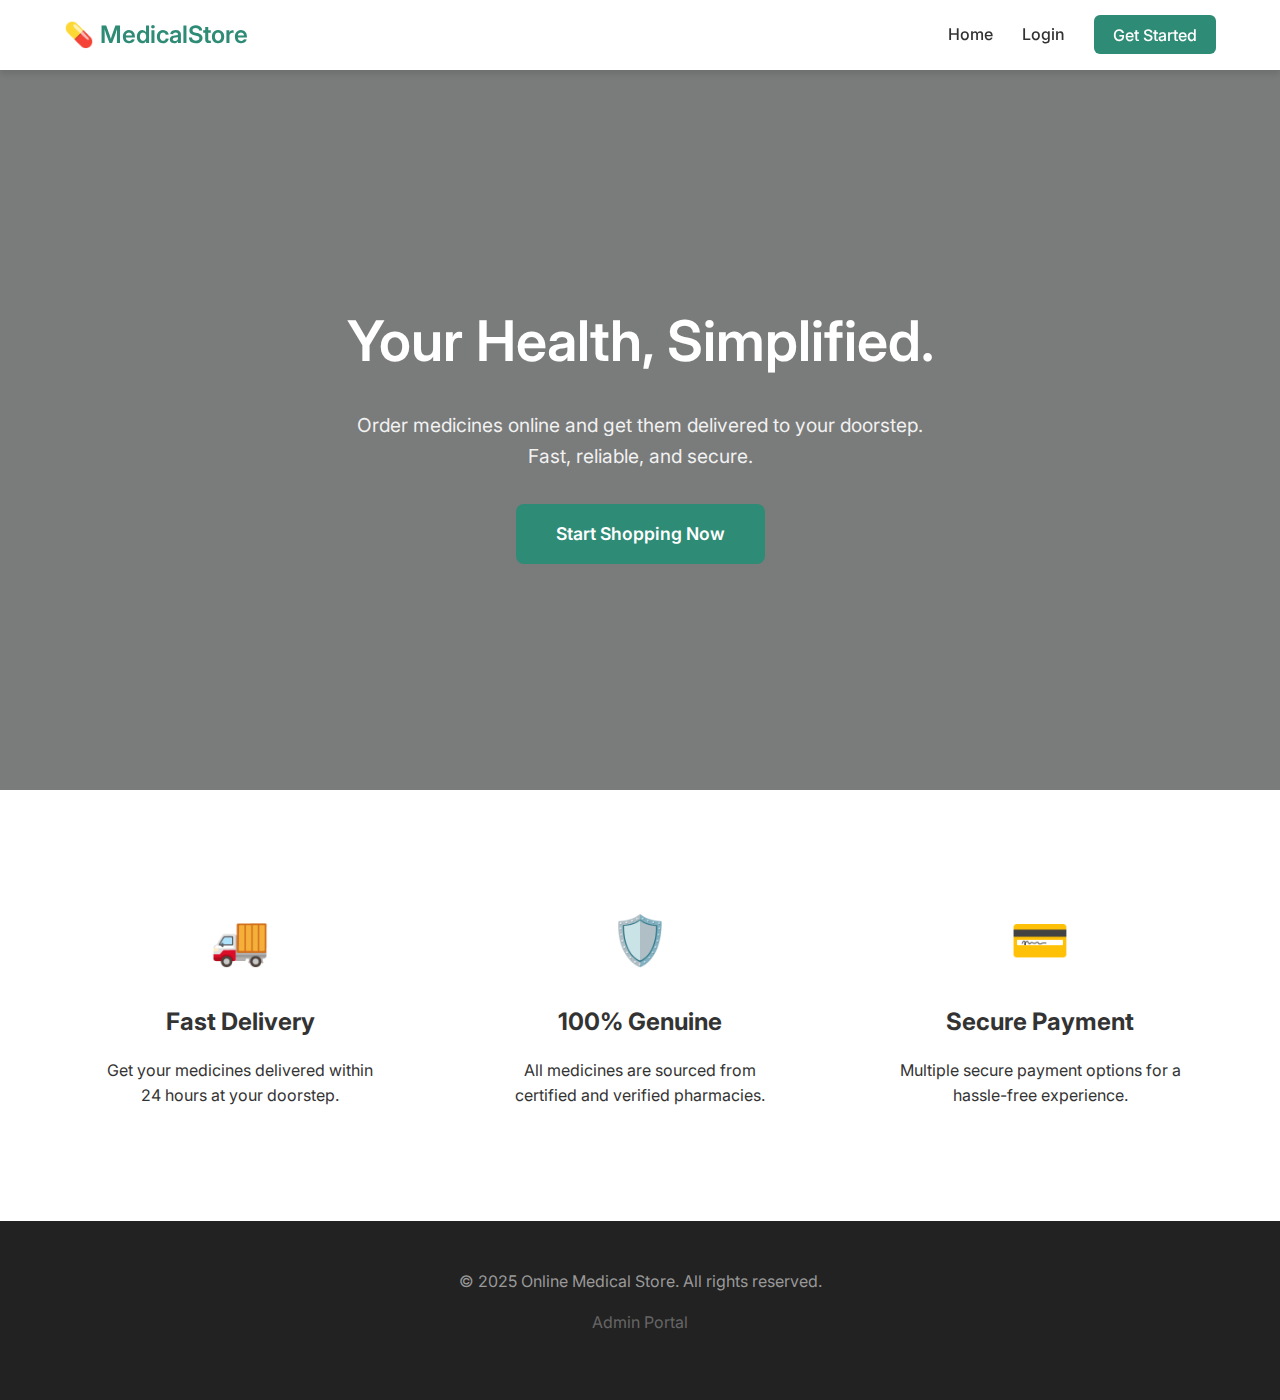
<file: WebContent/index.html>
<!DOCTYPE html>
<html lang="en">

<head>
    <meta charset="UTF-8">
    <title>Online Medical Store - Your Health Our Priority</title>
    <link href="https://fonts.googleapis.com/css2?family=Inter:wght@300;400;600&display=swap" rel="stylesheet">
    <style>
        :root {
            --primary: #2e8b75;
            --primary-dark: #246d5c;
            --bg: #f4f7f6;
            --text: #333;
            --white: #ffffff;
            --shadow: 0 4px 6px rgba(0, 0, 0, 0.1);
        }

        * {
            box-sizing: border-box;
            margin: 0;
            padding: 0;
        }

        body {
            font-family: 'Inter', sans-serif;
            background-color: var(--bg);
            color: var(--text);
            line-height: 1.6;
        }

        .header {
            background: var(--white);
            padding: 1rem 5%;
            display: flex;
            justify-content: space-between;
            align-items: center;
            box-shadow: var(--shadow);
            position: sticky;
            top: 0;
            z-index: 100;
        }

        .logo {
            font-size: 1.5rem;
            font-weight: 600;
            color: var(--primary);
        }

        .nav-links a {
            color: var(--text);
            text-decoration: none;
            margin-left: 25px;
            font-weight: 500;
            transition: color 0.3s;
        }

        .nav-links a:hover {
            color: var(--primary);
        }

        .btn-nav {
            background: var(--primary);
            color: white !important;
            padding: 0.6rem 1.2rem;
            border-radius: 6px;
        }

        .hero {
            height: 80vh;
            background: linear-gradient(rgba(0, 0, 0, 0.5), rgba(0, 0, 0, 0.5)), url('https://images.unsplash.com/photo-1586015555751-63bb77f4322a?ixlib=rb-1.2.1&auto=format&fit=crop&w=1350&q=80');
            background-size: cover;
            background-position: center;
            display: flex;
            flex-direction: column;
            align-items: center;
            justify-content: center;
            color: white;
            text-align: center;
            padding: 0 20px;
        }

        .hero h1 {
            font-size: 3.5rem;
            margin-bottom: 1.5rem;
            font-weight: 600;
        }

        .hero p {
            font-size: 1.2rem;
            margin-bottom: 2rem;
            max-width: 600px;
            opacity: 0.9;
        }

        .hero .btn {
            padding: 1rem 2.5rem;
            font-size: 1.1rem;
        }

        .features {
            padding: 5rem 5%;
            display: grid;
            grid-template-columns: repeat(auto-fit, minmax(300px, 1fr));
            gap: 3rem;
            background: white;
        }

        .feature-card {
            text-align: center;
            padding: 2rem;
            border-radius: 12px;
            transition: transform 0.3s;
        }

        .feature-card:hover {
            transform: translateY(-10px);
        }

        .feature-icon {
            font-size: 3rem;
            color: var(--primary);
            margin-bottom: 1.5rem;
        }

        .feature-card h3 {
            margin-bottom: 1rem;
            font-size: 1.5rem;
        }

        .btn {
            display: inline-block;
            background: var(--primary);
            color: white;
            text-decoration: none;
            padding: 0.8rem 2rem;
            border-radius: 8px;
            font-weight: 600;
            transition: background 0.3s;
        }

        .btn:hover {
            background: var(--primary-dark);
        }

        footer {
            background: #222;
            color: #999;
            text-align: center;
            padding: 3rem;
        }

        footer p {
            margin-bottom: 1rem;
        }
    </style>
</head>

<body>

    <header class="header">
        <div class="logo">💊 MedicalStore</div>
        <nav class="nav-links">
            <a href="index.html">Home</a>
            <a href="login.html">Login</a>
            <a href="register.html" class="btn-nav">Get Started</a>
        </nav>
    </header>

    <section class="hero">
        <h1>Your Health, Simplified.</h1>
        <p>Order medicines online and get them delivered to your doorstep. Fast, reliable, and secure.</p>
        <a href="register.html" class="btn">Start Shopping Now</a>
    </section>

    <section class="features">
        <div class="feature-card">
            <div class="feature-icon">🚚</div>
            <h3>Fast Delivery</h3>
            <p>Get your medicines delivered within 24 hours at your doorstep.</p>
        </div>
        <div class="feature-card">
            <div class="feature-icon">🛡️</div>
            <h3>100% Genuine</h3>
            <p>All medicines are sourced from certified and verified pharmacies.</p>
        </div>
        <div class="feature-card">
            <div class="feature-icon">💳</div>
            <h3>Secure Payment</h3>
            <p>Multiple secure payment options for a hassle-free experience.</p>
        </div>
    </section>

    <footer>
        <p>© 2025 Online Medical Store. All rights reserved.</p>
        <p><a href="admin_login.html" style="color: #666; text-decoration: none;">Admin Portal</a></p>
    </footer>

</body>

</html>
</file>
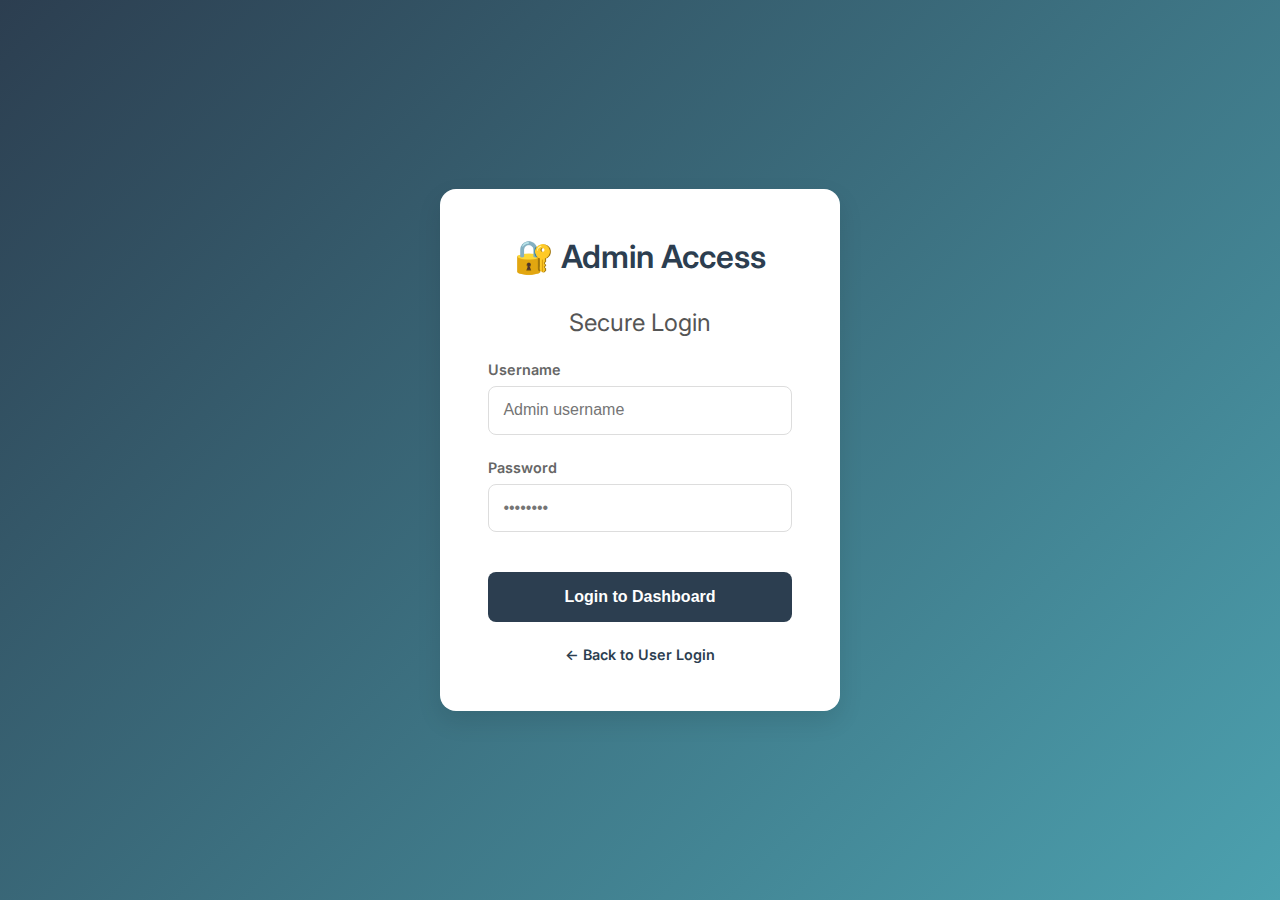
<file: WebContent/admin_login.html>
<!DOCTYPE html>
<html lang="en">

<head>
    <meta charset="UTF-8">
    <title>Admin Login - Online Medical Store</title>
    <link href="https://fonts.googleapis.com/css2?family=Inter:wght@300;400;600&display=swap" rel="stylesheet">
    <style>
        :root {
            --primary: #2c3e50;
            --primary-dark: #1a252f;
            --bg: #f4f7f6;
            --text: #333;
            --white: #ffffff;
            --shadow: 0 10px 25px rgba(0, 0, 0, 0.1);
        }

        * {
            box-sizing: border-box;
            margin: 0;
            padding: 0;
        }

        body {
            font-family: 'Inter', sans-serif;
            background: linear-gradient(135deg, #2c3e50 0%, #4ca1af 100%);
            color: var(--text);
            height: 100vh;
            display: flex;
            align-items: center;
            justify-content: center;
        }

        .login-card {
            background: var(--white);
            padding: 3rem;
            border-radius: 16px;
            box-shadow: var(--shadow);
            width: 100%;
            max-width: 400px;
        }

        .logo {
            font-size: 2rem;
            font-weight: 600;
            color: var(--primary);
            text-align: center;
            margin-bottom: 2rem;
        }

        h2 {
            text-align: center;
            margin-bottom: 1.5rem;
            color: #555;
            font-weight: 400;
        }

        .form-group {
            margin-bottom: 1.5rem;
        }

        label {
            display: block;
            margin-bottom: 0.5rem;
            font-weight: 600;
            font-size: 0.9rem;
            color: #666;
        }

        input {
            width: 100%;
            padding: 0.9rem;
            border: 1px solid #ddd;
            border-radius: 8px;
            font-size: 1rem;
            transition: border-color 0.3s;
        }

        input:focus {
            outline: none;
            border-color: var(--primary);
        }

        .btn {
            width: 100%;
            padding: 1rem;
            background: var(--primary);
            color: var(--white);
            border: none;
            border-radius: 8px;
            font-size: 1rem;
            font-weight: 600;
            cursor: pointer;
            transition: background 0.3s;
            margin-top: 1rem;
        }

        .btn:hover {
            background: var(--primary-dark);
        }

        .footer-links {
            text-align: center;
            margin-top: 1.5rem;
            font-size: 0.9rem;
            color: #888;
        }

        .footer-links a {
            color: var(--primary);
            text-decoration: none;
            font-weight: 600;
        }
    </style>
</head>

<body>

    <div class="login-card">
        <div class="logo">🔐 Admin Access</div>
        <h2>Secure Login</h2>

        <form action="AdminLoginServlet" method="post">
            <div class="form-group">
                <label>Username</label>
                <input type="text" name="username" placeholder="Admin username" required>
            </div>
            <div class="form-group">
                <label>Password</label>
                <input type="password" name="password" placeholder="••••••••" required>
            </div>
            <button type="submit" class="btn">Login to Dashboard</button>
        </form>

        <div class="footer-links">
            <a href="login.html">← Back to User Login</a>
        </div>
    </div>

</body>

</html>
</file>
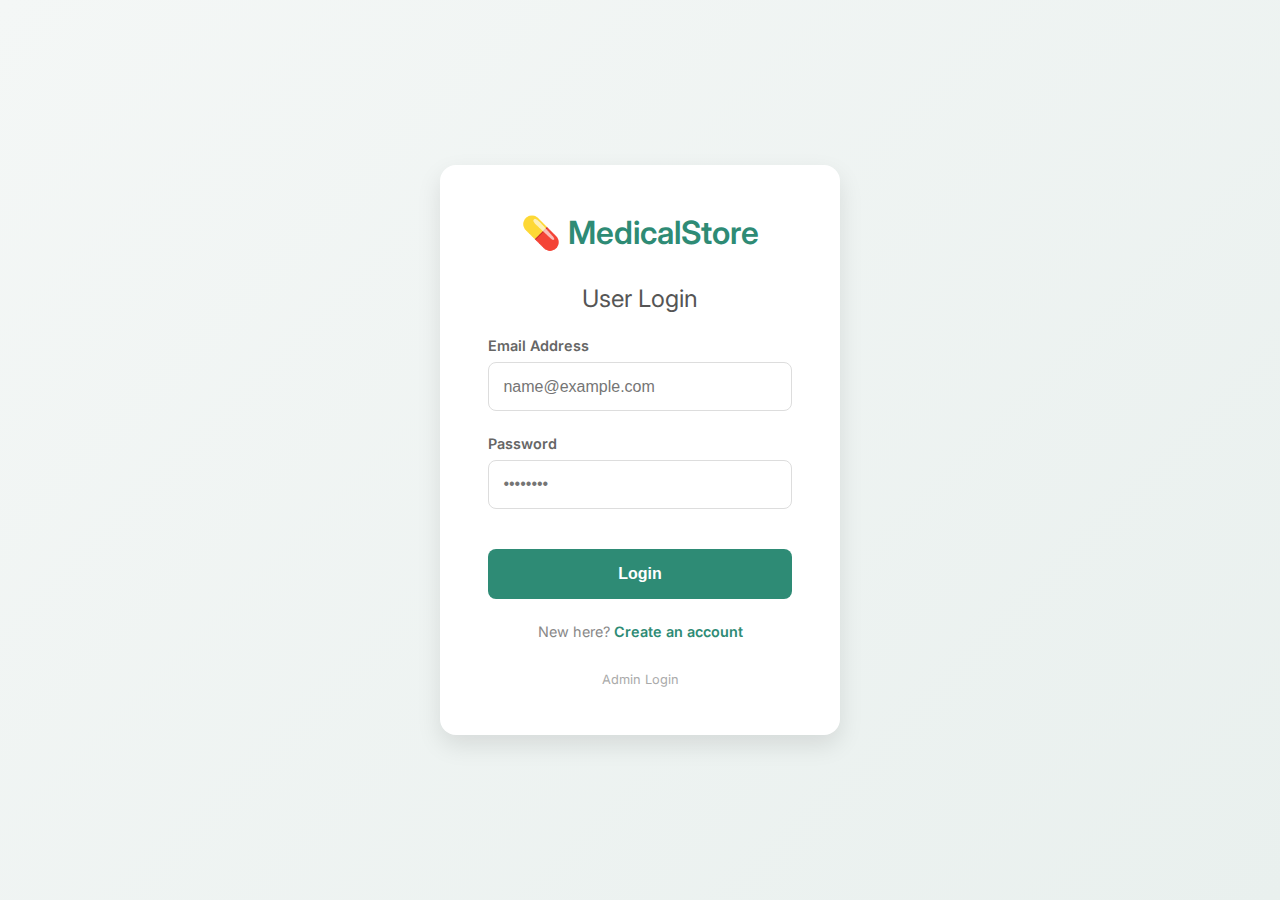
<file: WebContent/login.html>
<!DOCTYPE html>
<html lang="en">

<head>
    <meta charset="UTF-8">
    <title>Login - Online Medical Store</title>
    <link href="https://fonts.googleapis.com/css2?family=Inter:wght@300;400;600&display=swap" rel="stylesheet">
    <style>
        :root {
            --primary: #2e8b75;
            --primary-dark: #246d5c;
            --bg: #f4f7f6;
            --text: #333;
            --white: #ffffff;
            --shadow: 0 10px 25px rgba(0, 0, 0, 0.1);
        }

        * {
            box-sizing: border-box;
            margin: 0;
            padding: 0;
        }

        body {
            font-family: 'Inter', sans-serif;
            background: linear-gradient(135deg, #f4f7f6 0%, #e9f0ee 100%);
            color: var(--text);
            height: 100vh;
            display: flex;
            align-items: center;
            justify-content: center;
        }

        .login-card {
            background: var(--white);
            padding: 3rem;
            border-radius: 16px;
            box-shadow: var(--shadow);
            width: 100%;
            max-width: 400px;
        }

        .logo {
            font-size: 2rem;
            font-weight: 600;
            color: var(--primary);
            text-align: center;
            margin-bottom: 2rem;
        }

        h2 {
            text-align: center;
            margin-bottom: 1.5rem;
            color: #555;
            font-weight: 400;
        }

        .form-group {
            margin-bottom: 1.5rem;
        }

        label {
            display: block;
            margin-bottom: 0.5rem;
            font-weight: 600;
            font-size: 0.9rem;
            color: #666;
        }

        input {
            width: 100%;
            padding: 0.9rem;
            border: 1px solid #ddd;
            border-radius: 8px;
            font-size: 1rem;
            transition: border-color 0.3s;
        }

        input:focus {
            outline: none;
            border-color: var(--primary);
        }

        .btn {
            width: 100%;
            padding: 1rem;
            background: var(--primary);
            color: var(--white);
            border: none;
            border-radius: 8px;
            font-size: 1rem;
            font-weight: 600;
            cursor: pointer;
            transition: background 0.3s;
            margin-top: 1rem;
        }

        .btn:hover {
            background: var(--primary-dark);
        }

        .footer-links {
            text-align: center;
            margin-top: 1.5rem;
            font-size: 0.9rem;
            color: #888;
        }

        .footer-links a {
            color: var(--primary);
            text-decoration: none;
            font-weight: 600;
        }

        .footer-links a:hover {
            text-decoration: underline;
        }

        .admin-link {
            display: block;
            text-align: center;
            margin-top: 2rem;
            font-size: 0.8rem;
            color: #aaa;
            text-decoration: none;
        }
    </style>
</head>

<body>

    <div class="login-card">
        <div class="logo">💊 MedicalStore</div>
        <h2>User Login</h2>

        <form action="LoginServlet" method="post">
            <div class="form-group">
                <label>Email Address</label>
                <input type="email" name="email" placeholder="name@example.com" required>
            </div>
            <div class="form-group">
                <label>Password</label>
                <input type="password" name="password" placeholder="••••••••" required>
            </div>
            <button type="submit" class="btn">Login</button>
        </form>

        <div class="footer-links">
            New here? <a href="register.html">Create an account</a>
        </div>

        <a href="admin_login.html" class="admin-link">Admin Login</a>
    </div>

</body>

</html>
</file>
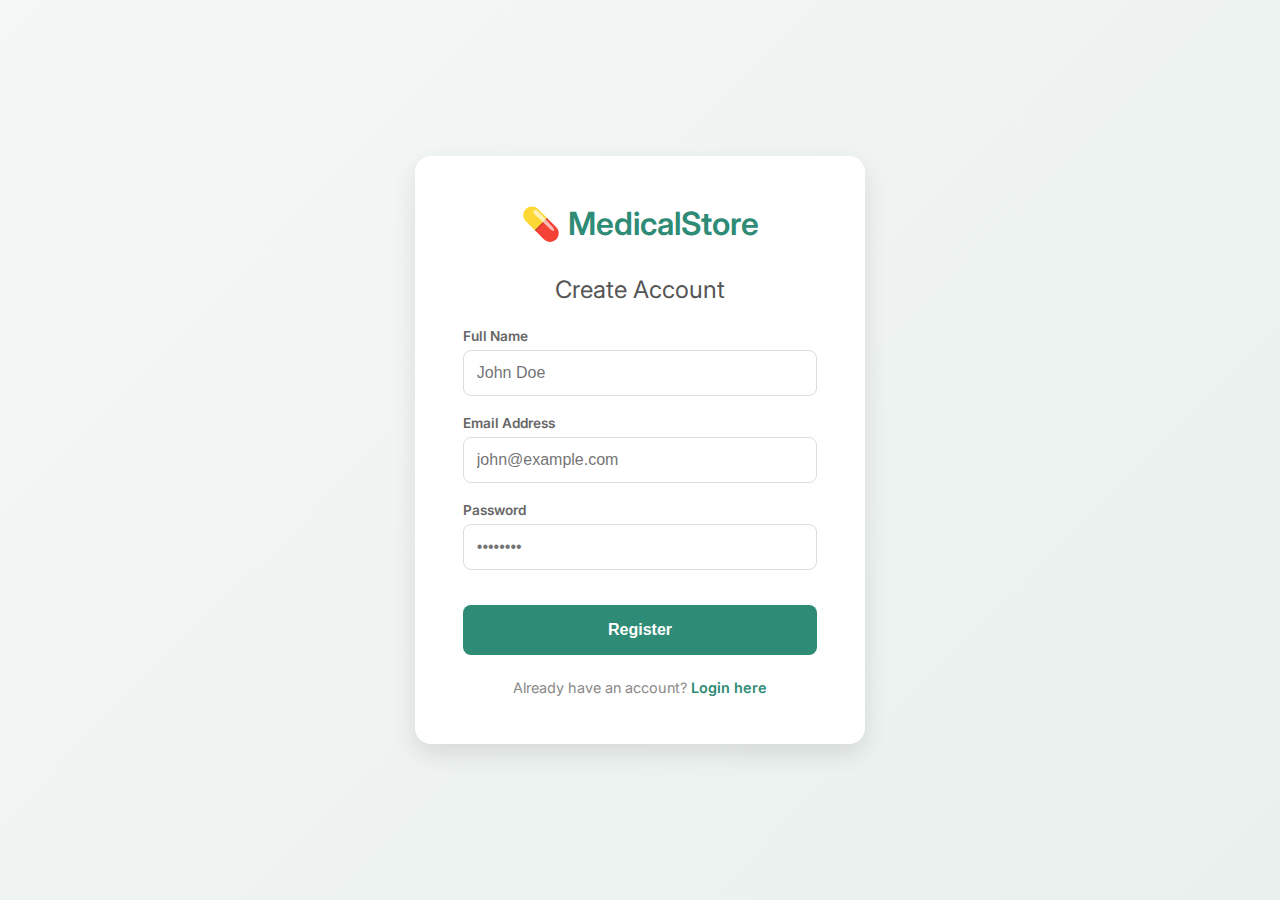
<file: WebContent/register.html>
<!DOCTYPE html>
<html lang="en">

<head>
    <meta charset="UTF-8">
    <title>Register - Online Medical Store</title>
    <link href="https://fonts.googleapis.com/css2?family=Inter:wght@300;400;600&display=swap" rel="stylesheet">
    <style>
        :root {
            --primary: #2e8b75;
            --primary-dark: #246d5c;
            --bg: #f4f7f6;
            --text: #333;
            --white: #ffffff;
            --shadow: 0 10px 25px rgba(0, 0, 0, 0.1);
        }

        * {
            box-sizing: border-box;
            margin: 0;
            padding: 0;
        }

        body {
            font-family: 'Inter', sans-serif;
            background: linear-gradient(135deg, #f4f7f6 0%, #e9f0ee 100%);
            color: var(--text);
            height: 100vh;
            display: flex;
            align-items: center;
            justify-content: center;
        }

        .register-card {
            background: var(--white);
            padding: 3rem;
            border-radius: 16px;
            box-shadow: var(--shadow);
            width: 100%;
            max-width: 450px;
        }

        .logo {
            font-size: 2rem;
            font-weight: 600;
            color: var(--primary);
            text-align: center;
            margin-bottom: 2rem;
        }

        h2 {
            text-align: center;
            margin-bottom: 1.5rem;
            color: #555;
            font-weight: 400;
        }

        .form-group {
            margin-bottom: 1.2rem;
        }

        label {
            display: block;
            margin-bottom: 0.4rem;
            font-weight: 600;
            font-size: 0.85rem;
            color: #666;
        }

        input {
            width: 100%;
            padding: 0.8rem;
            border: 1px solid #ddd;
            border-radius: 8px;
            font-size: 1rem;
            transition: border-color 0.3s;
        }

        input:focus {
            outline: none;
            border-color: var(--primary);
        }

        .btn {
            width: 100%;
            padding: 1rem;
            background: var(--primary);
            color: var(--white);
            border: none;
            border-radius: 8px;
            font-size: 1rem;
            font-weight: 600;
            cursor: pointer;
            transition: background 0.3s;
            margin-top: 1rem;
        }

        .btn:hover {
            background: var(--primary-dark);
        }

        .footer-links {
            text-align: center;
            margin-top: 1.5rem;
            font-size: 0.9rem;
            color: #888;
        }

        .footer-links a {
            color: var(--primary);
            text-decoration: none;
            font-weight: 600;
        }

        .footer-links a:hover {
            text-decoration: underline;
        }
    </style>
</head>

<body>

    <div class="register-card">
        <div class="logo">💊 MedicalStore</div>
        <h2>Create Account</h2>

        <form action="RegisterServlet" method="post">
            <div class="form-group">
                <label>Full Name</label>
                <input type="text" name="name" placeholder="John Doe" required>
            </div>
            <div class="form-group">
                <label>Email Address</label>
                <input type="email" name="email" placeholder="john@example.com" required>
            </div>
            <div class="form-group">
                <label>Password</label>
                <input type="password" name="password" placeholder="••••••••" required>
            </div>
            <button type="submit" class="btn">Register</button>
        </form>

        <div class="footer-links">
            Already have an account? <a href="login.html">Login here</a>
        </div>
    </div>

</body>

</html>
</file>
